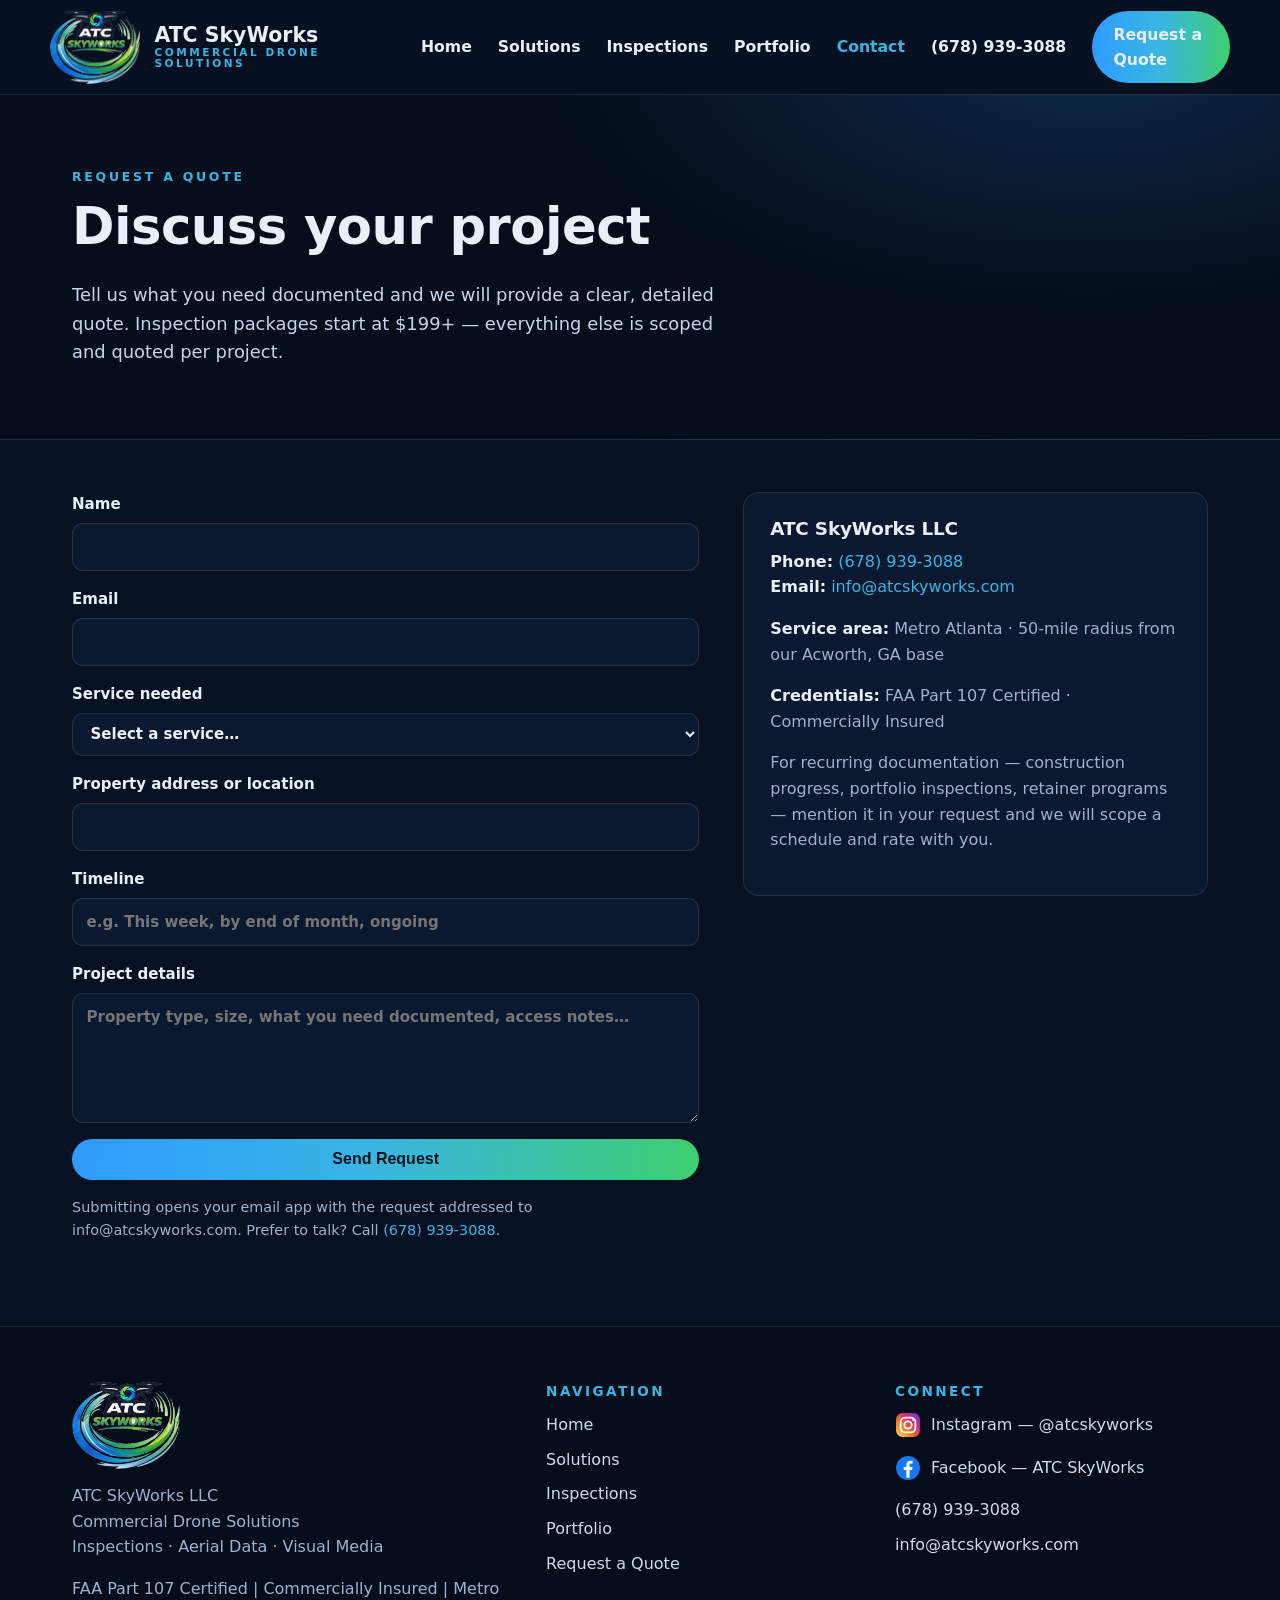
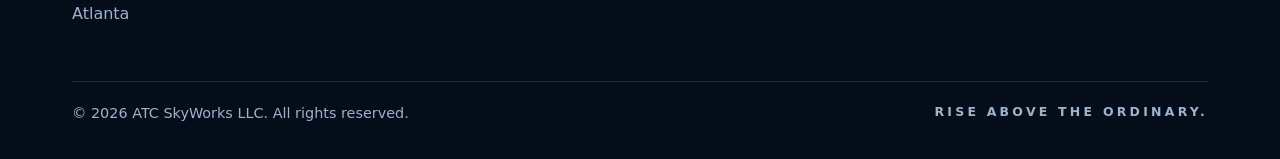
<file: contact.html>
<!DOCTYPE html>
<html lang="en">
<head>
<meta charset="UTF-8">
<meta name="viewport" content="width=device-width, initial-scale=1.0">
<title>Request a Quote | ATC SkyWorks</title>
<meta name="description" content="Request a quote from ATC SkyWorks — drone inspections, aerial data, construction documentation, and visual media across Metro Atlanta. Call (678) 939-3088 or send the project form.">
<link rel="icon" href="assets/logo/atc-logo.png">
<link rel="stylesheet" href="assets/css/styles.css">
</head>
<body>

<header class="site-header">
  <div class="wrap header-in">
    <a class="brand" href="index.html" aria-label="ATC SkyWorks home">
      <img src="assets/logo/atc-logo.png" alt="ATC SkyWorks logo">
      <span class="brand-name">ATC SkyWorks<span class="brand-sub">COMMERCIAL DRONE SOLUTIONS</span></span>
    </a>
    <button class="nav-toggle" aria-label="Open menu" aria-expanded="false">☰</button>
    <nav class="main-nav" aria-label="Main">
      <a href="index.html">Home</a>
      <a href="services.html">Solutions</a>
      <a href="inspections.html">Inspections</a>
      <a href="portfolio.html">Portfolio</a>
      <a href="contact.html" aria-current="page">Contact</a>
      <a class="header-phone" href="tel:+16789393088">(678) 939-3088</a>
      <a class="btn" href="contact.html">Request a Quote</a>
    </nav>
  </div>
</header>

<section class="page-hero">
  <div class="wrap">
    <p class="eyebrow">Request a Quote</p>
    <h1>Discuss your project</h1>
    <p class="lede">Tell us what you need documented and we will provide a clear, detailed quote. Inspection packages start at $199+ — everything else is scoped and quoted per project.</p>
  </div>
</section>

<section class="section" style="padding-top:52px">
  <div class="wrap form-grid">
    <form id="quote-form">
      <label>Name
        <input type="text" name="name" autocomplete="name" required>
      </label>
      <label>Email
        <input type="email" name="email" autocomplete="email" required>
      </label>
      <label>Service needed
        <select name="service" required>
          <option value="">Select a service…</option>
          <option>Roof / Property Inspection</option>
          <option>Aerial Data &amp; Mapping</option>
          <option>Construction Progress Documentation</option>
          <option>Real Estate / Commercial Property</option>
          <option>Visual Media &amp; Aerial Content</option>
          <option>Recurring / Retainer Documentation</option>
          <option>Something else</option>
        </select>
      </label>
      <label>Property address or location
        <input type="text" name="location" autocomplete="street-address">
      </label>
      <label>Timeline
        <input type="text" name="timeline" placeholder="e.g. This week, by end of month, ongoing">
      </label>
      <label>Project details
        <textarea name="details" placeholder="Property type, size, what you need documented, access notes…"></textarea>
      </label>
      <button class="btn" type="submit">Send Request</button>
      <p class="muted" style="font-size:.9rem;margin:0">Submitting opens your email app with the request addressed to info@atcskyworks.com. Prefer to talk? Call <a href="tel:+16789393088">(678) 939-3088</a>.</p>
    </form>

    <aside class="contact-card">
      <h3>ATC SkyWorks LLC</h3>
      <p><strong>Phone:</strong> <a href="tel:+16789393088">(678) 939-3088</a><br>
      <strong>Email:</strong> <a href="mailto:info@atcskyworks.com">info@atcskyworks.com</a></p>
      <p><strong>Service area:</strong> Metro Atlanta · 50-mile radius from our Acworth, GA base</p>
      <p><strong>Credentials:</strong> FAA Part 107 Certified · Commercially Insured</p>
      <p>For recurring documentation — construction progress, portfolio inspections, retainer programs — mention it in your request and we will scope a schedule and rate with you.</p>
    </aside>
  </div>
</section>

<footer class="site-footer">
  <div class="wrap">
    <div class="footer-grid">
      <div>
        <img src="assets/logo/atc-logo.png" alt="ATC SkyWorks logo">
        <p class="muted" style="max-width:340px">ATC SkyWorks LLC<br>Commercial Drone Solutions<br>Inspections · Aerial Data · Visual Media</p>
        <p class="muted">FAA Part 107 Certified | Commercially Insured | Metro Atlanta</p>
      </div>
      <div>
        <h4>Navigation</h4>
        <ul>
          <li><a href="index.html">Home</a></li>
          <li><a href="services.html">Solutions</a></li>
          <li><a href="inspections.html">Inspections</a></li>
          <li><a href="portfolio.html">Portfolio</a></li>
          <li><a href="contact.html">Request a Quote</a></li>
        </ul>
      </div>
      <div>
        <h4>Connect</h4>
        <ul>
          <li><a class="social-link" href="https://www.instagram.com/atcskyworks" target="_blank" rel="noopener" aria-label="ATC SkyWorks on Instagram"><svg class="social-icon" viewBox="0 0 24 24" aria-hidden="true" focusable="false"><defs><linearGradient id="ig-grad" x1="0%" y1="100%" x2="100%" y2="0%"><stop offset="0%" stop-color="#FEDA75"/><stop offset="35%" stop-color="#FA7E1E"/><stop offset="65%" stop-color="#D62976"/><stop offset="85%" stop-color="#962FBF"/><stop offset="100%" stop-color="#4F5BD5"/></linearGradient></defs><rect x="1" y="1" width="22" height="22" rx="6" fill="url(#ig-grad)"/><rect x="5.2" y="5.2" width="13.6" height="13.6" rx="4" fill="none" stroke="#fff" stroke-width="1.7"/><circle cx="12" cy="12" r="3.4" fill="none" stroke="#fff" stroke-width="1.7"/><circle cx="17" cy="7" r="1.25" fill="#fff"/></svg><span>Instagram — @atcskyworks</span></a></li>
          <li><a class="social-link" href="https://www.facebook.com/people/ATC-Sky-Works/61552527235093/" target="_blank" rel="noopener" aria-label="ATC SkyWorks on Facebook"><svg class="social-icon" viewBox="0 0 24 24" aria-hidden="true" focusable="false"><circle cx="12" cy="12" r="11" fill="#1877F2"/><path fill="#fff" d="M13.4 21v-7.2h2.42l.36-2.8H13.4V9.2c0-.81.23-1.36 1.39-1.36h1.49V5.35c-.26-.03-1.14-.11-2.16-.11-2.14 0-3.6 1.3-3.6 3.7V11H8.1v2.8h2.42V21h2.88z"/></svg><span>Facebook — ATC SkyWorks</span></a></li>
          <li><a href="tel:+16789393088">(678) 939-3088</a></li>
          <li><a href="mailto:info@atcskyworks.com">info@atcskyworks.com</a></li>
        </ul>
      </div>
    </div>
    <div class="footer-base">
      <span>© <span id="year">2026</span> ATC SkyWorks LLC. All rights reserved.</span>
      <span class="footer-tag">RISE ABOVE THE ORDINARY.</span>
    </div>
  </div>
</footer>

<script src="assets/js/main.js"></script>
</body>
</html>
</file>
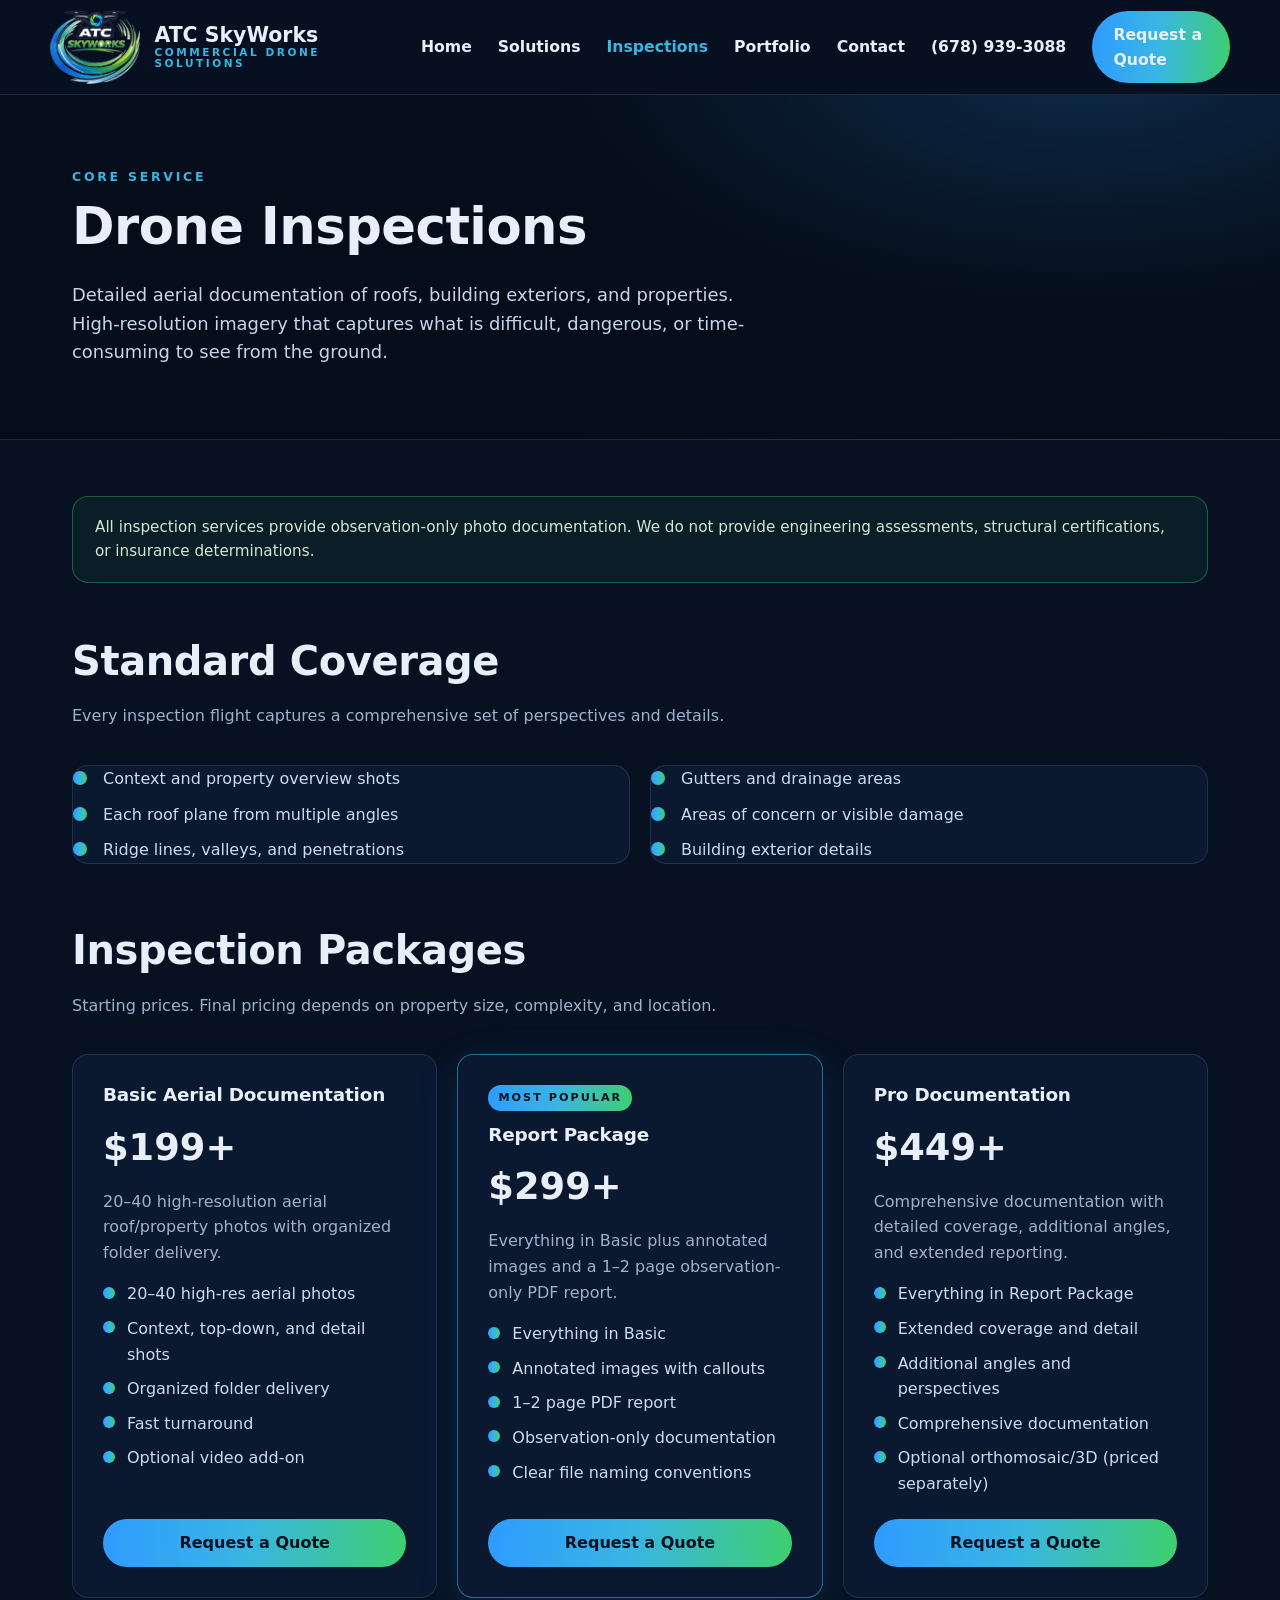
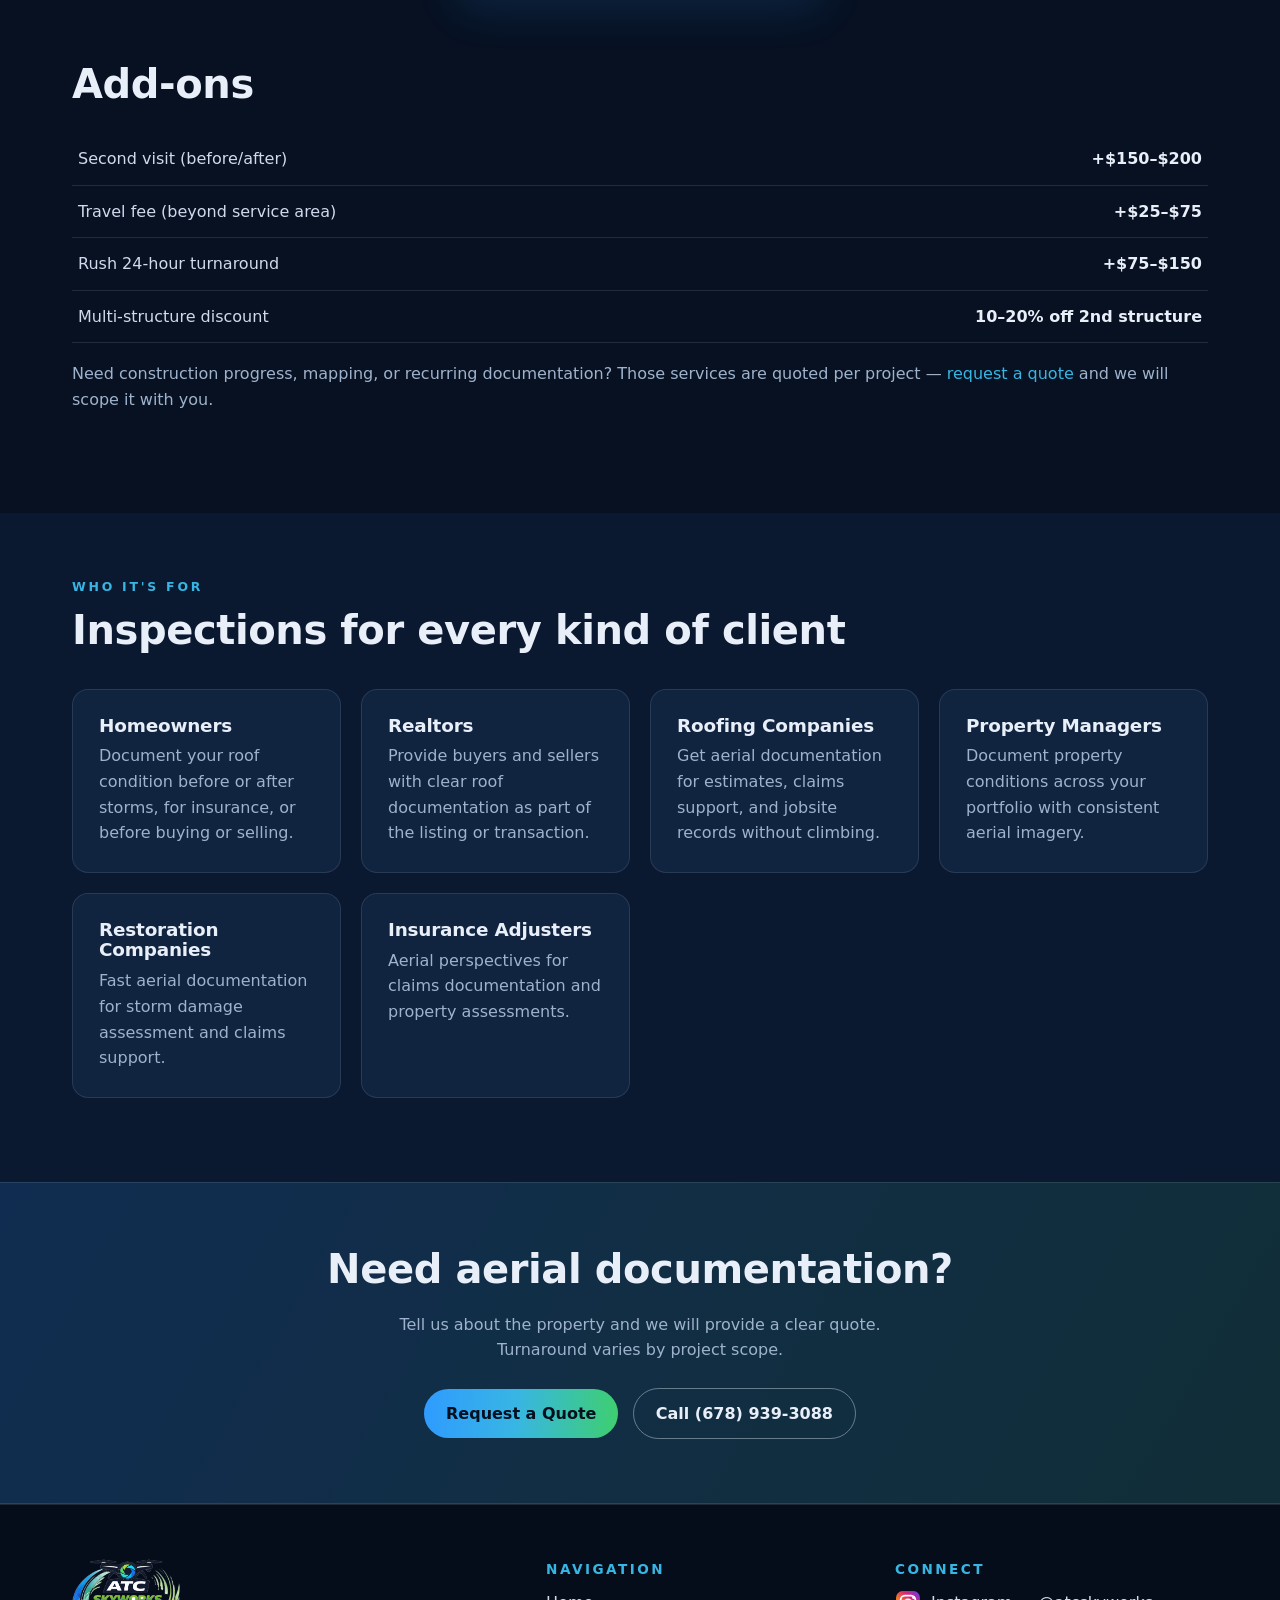
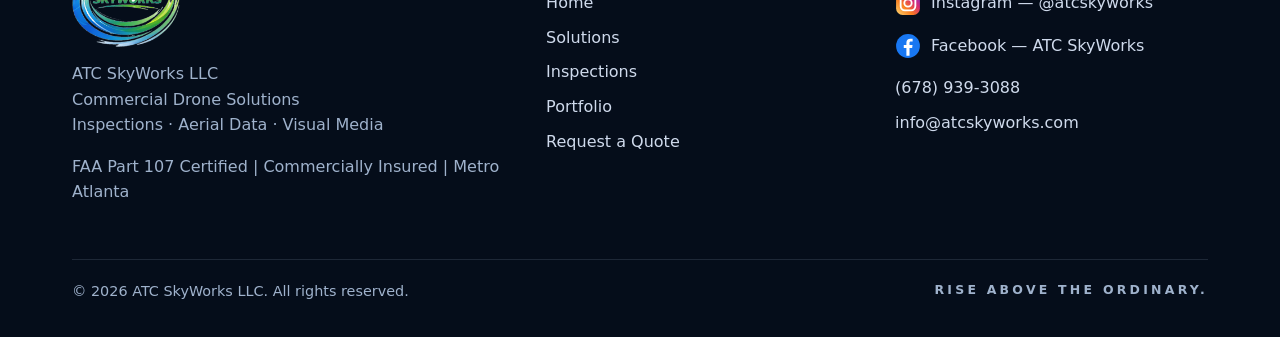
<file: inspections.html>
<!DOCTYPE html>
<html lang="en">
<head>
<meta charset="UTF-8">
<meta name="viewport" content="width=device-width, initial-scale=1.0">
<title>Drone Inspections | Roof &amp; Property Documentation · ATC SkyWorks</title>
<meta name="description" content="Aerial roof and property inspection documentation packages from ATC SkyWorks — Basic from $199+, Report from $299+, Pro from $449+. FAA Part 107 certified, commercially insured, Metro Atlanta.">
<link rel="icon" href="assets/logo/atc-logo.png">
<link rel="stylesheet" href="assets/css/styles.css">
</head>
<body>

<header class="site-header">
  <div class="wrap header-in">
    <a class="brand" href="index.html" aria-label="ATC SkyWorks home">
      <img src="assets/logo/atc-logo.png" alt="ATC SkyWorks logo">
      <span class="brand-name">ATC SkyWorks<span class="brand-sub">COMMERCIAL DRONE SOLUTIONS</span></span>
    </a>
    <button class="nav-toggle" aria-label="Open menu" aria-expanded="false">☰</button>
    <nav class="main-nav" aria-label="Main">
      <a href="index.html">Home</a>
      <a href="services.html">Solutions</a>
      <a href="inspections.html" aria-current="page">Inspections</a>
      <a href="portfolio.html">Portfolio</a>
      <a href="contact.html">Contact</a>
      <a class="header-phone" href="tel:+16789393088">(678) 939-3088</a>
      <a class="btn" href="contact.html">Request a Quote</a>
    </nav>
  </div>
</header>

<section class="page-hero">
  <div class="wrap">
    <p class="eyebrow">Core Service</p>
    <h1>Drone Inspections</h1>
    <p class="lede">Detailed aerial documentation of roofs, building exteriors, and properties. High-resolution imagery that captures what is difficult, dangerous, or time-consuming to see from the ground.</p>
  </div>
</section>

<section class="section" style="padding-top:56px">
  <div class="wrap">
    <div class="disclaimer">All inspection services provide observation-only photo documentation. We do not provide engineering assessments, structural certifications, or insurance determinations.</div>

    <h2 style="margin-top:56px">Standard Coverage</h2>
    <p class="muted">Every inspection flight captures a comprehensive set of perspectives and details.</p>
    <div class="cards" style="grid-template-columns:repeat(auto-fit,minmax(300px,1fr))">
      <ul class="checklist card" style="list-style:none">
        <li>Context and property overview shots</li>
        <li>Each roof plane from multiple angles</li>
        <li>Ridge lines, valleys, and penetrations</li>
      </ul>
      <ul class="checklist card" style="list-style:none">
        <li>Gutters and drainage areas</li>
        <li>Areas of concern or visible damage</li>
        <li>Building exterior details</li>
      </ul>
    </div>

    <h2 style="margin-top:64px">Inspection Packages</h2>
    <p class="muted">Starting prices. Final pricing depends on property size, complexity, and location.</p>
    <div class="pkg-grid">
      <article class="pkg">
        <h3>Basic Aerial Documentation</h3>
        <div class="price">$199+</div>
        <p class="muted">20–40 high-resolution aerial roof/property photos with organized folder delivery.</p>
        <ul>
          <li>20–40 high-res aerial photos</li>
          <li>Context, top-down, and detail shots</li>
          <li>Organized folder delivery</li>
          <li>Fast turnaround</li>
          <li>Optional video add-on</li>
        </ul>
        <a class="btn" href="contact.html">Request a Quote</a>
      </article>
      <article class="pkg popular">
        <span class="flag">MOST POPULAR</span>
        <h3>Report Package</h3>
        <div class="price">$299+</div>
        <p class="muted">Everything in Basic plus annotated images and a 1–2 page observation-only PDF report.</p>
        <ul>
          <li>Everything in Basic</li>
          <li>Annotated images with callouts</li>
          <li>1–2 page PDF report</li>
          <li>Observation-only documentation</li>
          <li>Clear file naming conventions</li>
        </ul>
        <a class="btn" href="contact.html">Request a Quote</a>
      </article>
      <article class="pkg">
        <h3>Pro Documentation</h3>
        <div class="price">$449+</div>
        <p class="muted">Comprehensive documentation with detailed coverage, additional angles, and extended reporting.</p>
        <ul>
          <li>Everything in Report Package</li>
          <li>Extended coverage and detail</li>
          <li>Additional angles and perspectives</li>
          <li>Comprehensive documentation</li>
          <li>Optional orthomosaic/3D (priced separately)</li>
        </ul>
        <a class="btn" href="contact.html">Request a Quote</a>
      </article>
    </div>

    <h2 style="margin-top:64px">Add-ons</h2>
    <table class="addons">
      <tr><td>Second visit (before/after)</td><td>+$150–$200</td></tr>
      <tr><td>Travel fee (beyond service area)</td><td>+$25–$75</td></tr>
      <tr><td>Rush 24-hour turnaround</td><td>+$75–$150</td></tr>
      <tr><td>Multi-structure discount</td><td>10–20% off 2nd structure</td></tr>
    </table>
    <p class="muted" style="margin-top:18px">Need construction progress, mapping, or recurring documentation? Those services are quoted per project — <a href="contact.html">request a quote</a> and we will scope it with you.</p>
  </div>
</section>

<section class="section alt" style="padding-top:64px">
  <div class="wrap">
    <p class="eyebrow">Who it's for</p>
    <h2>Inspections for every kind of client</h2>
    <div class="cards">
      <article class="card"><h3>Homeowners</h3><p>Document your roof condition before or after storms, for insurance, or before buying or selling.</p></article>
      <article class="card"><h3>Realtors</h3><p>Provide buyers and sellers with clear roof documentation as part of the listing or transaction.</p></article>
      <article class="card"><h3>Roofing Companies</h3><p>Get aerial documentation for estimates, claims support, and jobsite records without climbing.</p></article>
      <article class="card"><h3>Property Managers</h3><p>Document property conditions across your portfolio with consistent aerial imagery.</p></article>
      <article class="card"><h3>Restoration Companies</h3><p>Fast aerial documentation for storm damage assessment and claims support.</p></article>
      <article class="card"><h3>Insurance Adjusters</h3><p>Aerial perspectives for claims documentation and property assessments.</p></article>
    </div>
  </div>
</section>

<section class="cta-band">
  <div class="wrap">
    <h2>Need aerial documentation?</h2>
    <p>Tell us about the property and we will provide a clear quote. Turnaround varies by project scope.</p>
    <a class="btn" href="contact.html">Request a Quote</a>
    <a class="btn ghost" href="tel:+16789393088" style="margin-left:10px">Call (678) 939-3088</a>
  </div>
</section>

<footer class="site-footer">
  <div class="wrap">
    <div class="footer-grid">
      <div>
        <img src="assets/logo/atc-logo.png" alt="ATC SkyWorks logo">
        <p class="muted" style="max-width:340px">ATC SkyWorks LLC<br>Commercial Drone Solutions<br>Inspections · Aerial Data · Visual Media</p>
        <p class="muted">FAA Part 107 Certified | Commercially Insured | Metro Atlanta</p>
      </div>
      <div>
        <h4>Navigation</h4>
        <ul>
          <li><a href="index.html">Home</a></li>
          <li><a href="services.html">Solutions</a></li>
          <li><a href="inspections.html">Inspections</a></li>
          <li><a href="portfolio.html">Portfolio</a></li>
          <li><a href="contact.html">Request a Quote</a></li>
        </ul>
      </div>
      <div>
        <h4>Connect</h4>
        <ul>
          <li><a class="social-link" href="https://www.instagram.com/atcskyworks" target="_blank" rel="noopener" aria-label="ATC SkyWorks on Instagram"><svg class="social-icon" viewBox="0 0 24 24" aria-hidden="true" focusable="false"><defs><linearGradient id="ig-grad" x1="0%" y1="100%" x2="100%" y2="0%"><stop offset="0%" stop-color="#FEDA75"/><stop offset="35%" stop-color="#FA7E1E"/><stop offset="65%" stop-color="#D62976"/><stop offset="85%" stop-color="#962FBF"/><stop offset="100%" stop-color="#4F5BD5"/></linearGradient></defs><rect x="1" y="1" width="22" height="22" rx="6" fill="url(#ig-grad)"/><rect x="5.2" y="5.2" width="13.6" height="13.6" rx="4" fill="none" stroke="#fff" stroke-width="1.7"/><circle cx="12" cy="12" r="3.4" fill="none" stroke="#fff" stroke-width="1.7"/><circle cx="17" cy="7" r="1.25" fill="#fff"/></svg><span>Instagram — @atcskyworks</span></a></li>
          <li><a class="social-link" href="https://www.facebook.com/people/ATC-Sky-Works/61552527235093/" target="_blank" rel="noopener" aria-label="ATC SkyWorks on Facebook"><svg class="social-icon" viewBox="0 0 24 24" aria-hidden="true" focusable="false"><circle cx="12" cy="12" r="11" fill="#1877F2"/><path fill="#fff" d="M13.4 21v-7.2h2.42l.36-2.8H13.4V9.2c0-.81.23-1.36 1.39-1.36h1.49V5.35c-.26-.03-1.14-.11-2.16-.11-2.14 0-3.6 1.3-3.6 3.7V11H8.1v2.8h2.42V21h2.88z"/></svg><span>Facebook — ATC SkyWorks</span></a></li>
          <li><a href="tel:+16789393088">(678) 939-3088</a></li>
          <li><a href="mailto:info@atcskyworks.com">info@atcskyworks.com</a></li>
        </ul>
      </div>
    </div>
    <div class="footer-base">
      <span>© <span id="year">2026</span> ATC SkyWorks LLC. All rights reserved.</span>
      <span class="footer-tag">RISE ABOVE THE ORDINARY.</span>
    </div>
  </div>
</footer>

<script src="assets/js/main.js"></script>
</body>
</html>
</file>
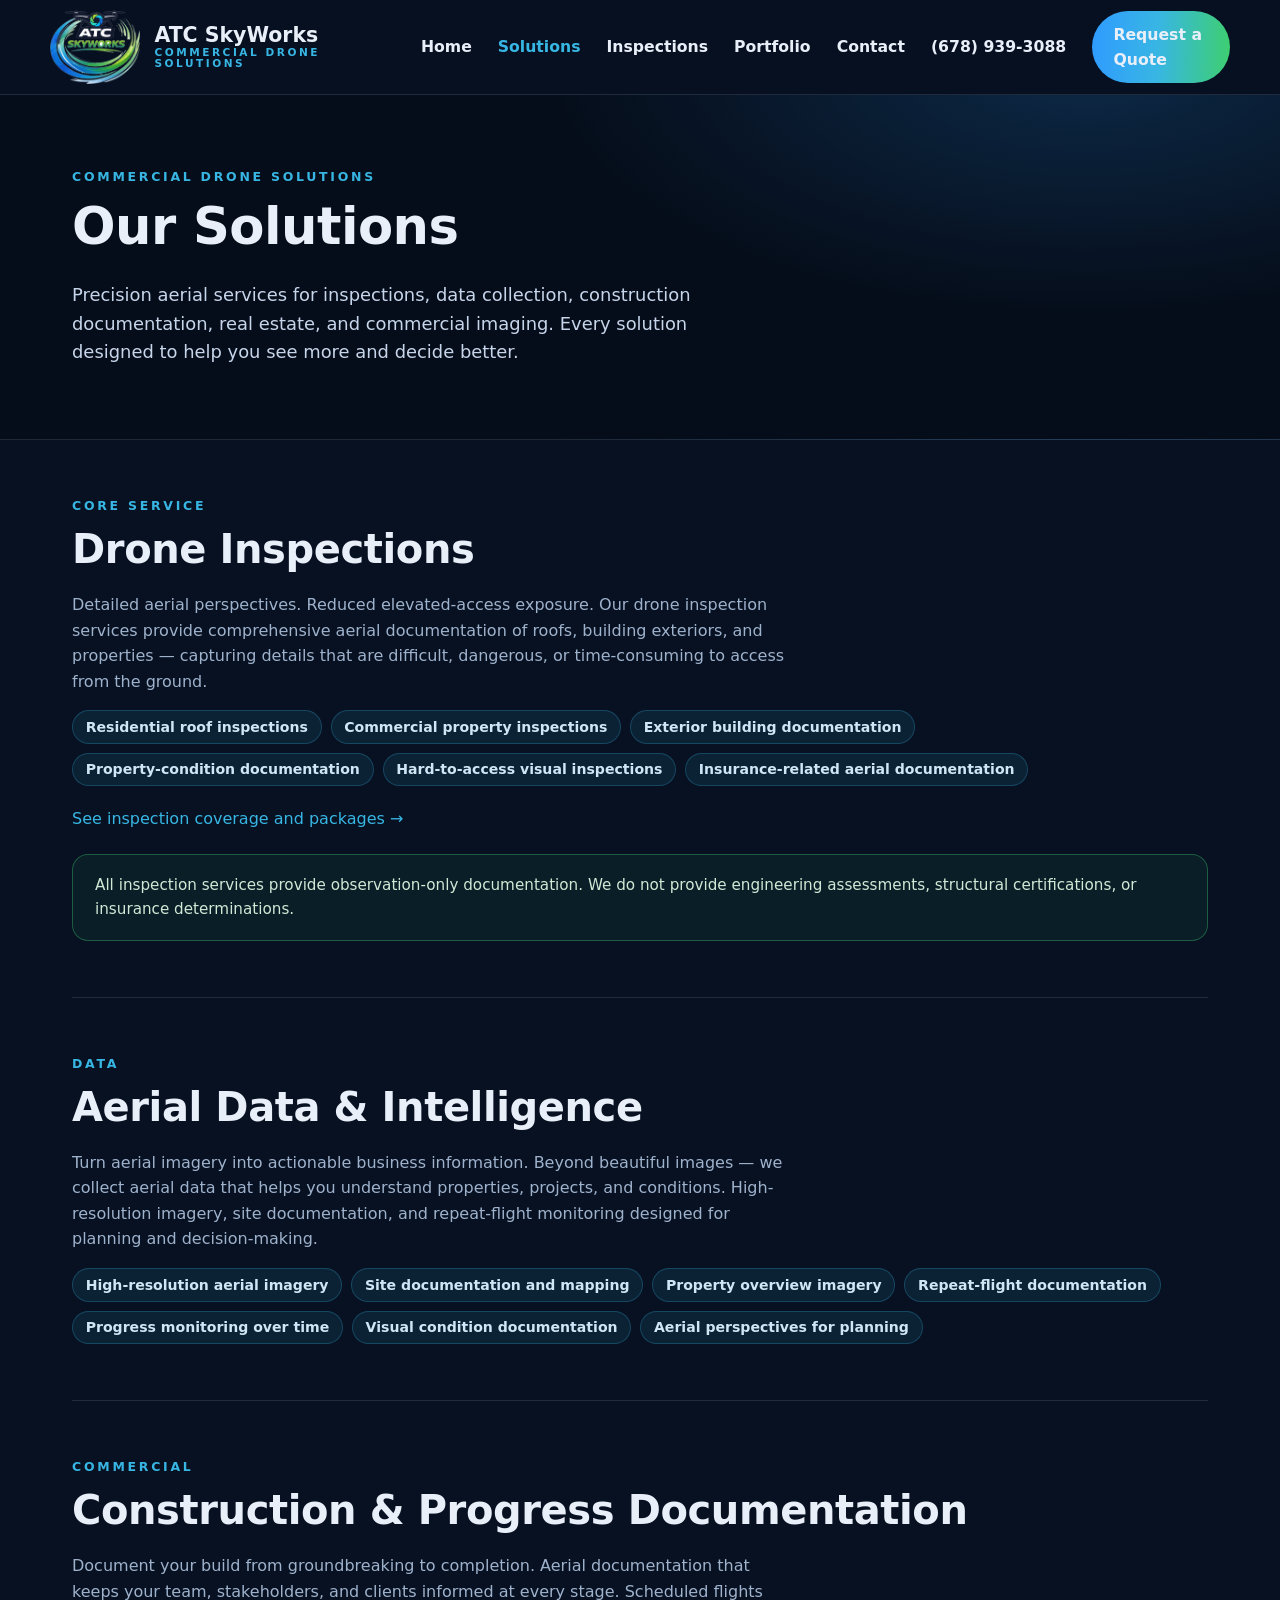
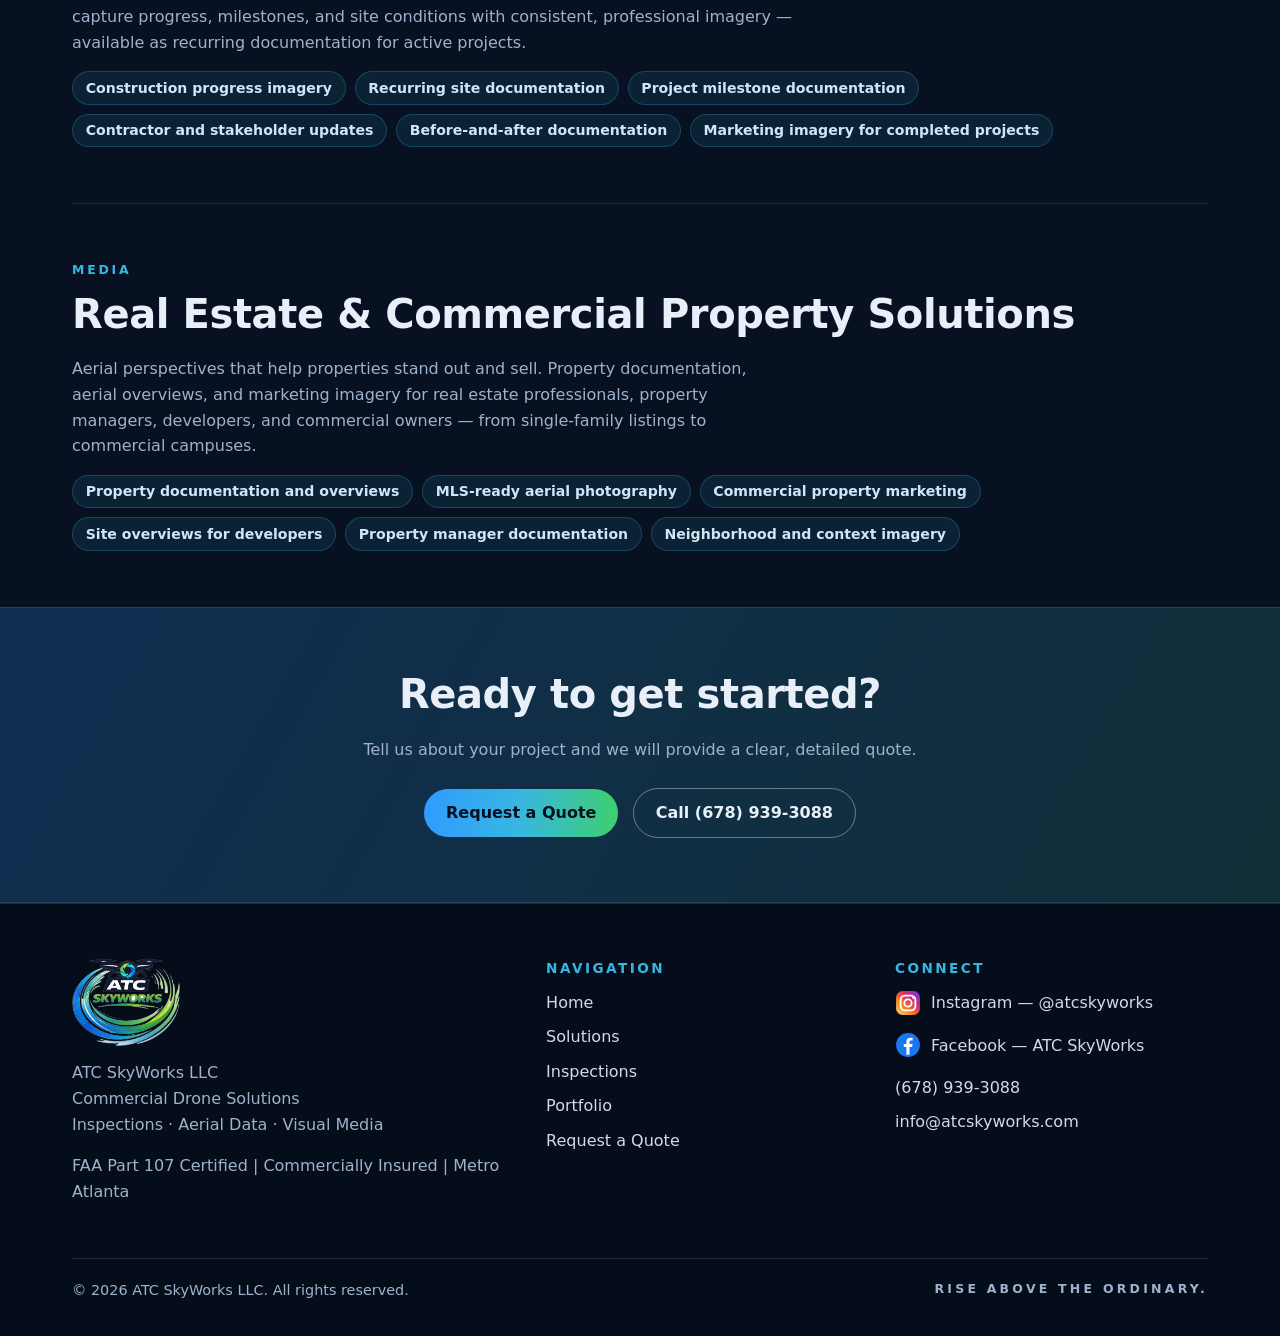
<file: services.html>
<!DOCTYPE html>
<html lang="en">
<head>
<meta charset="UTF-8">
<meta name="viewport" content="width=device-width, initial-scale=1.0">
<title>Commercial Drone Services | Inspections, Aerial Data &amp; Imaging · ATC SkyWorks</title>
<meta name="description" content="Drone inspections, aerial data and intelligence, construction progress documentation, real estate and commercial property solutions, and visual media from ATC SkyWorks — Metro Atlanta.">
<link rel="icon" href="assets/logo/atc-logo.png">
<link rel="stylesheet" href="assets/css/styles.css">
</head>
<body>

<header class="site-header">
  <div class="wrap header-in">
    <a class="brand" href="index.html" aria-label="ATC SkyWorks home">
      <img src="assets/logo/atc-logo.png" alt="ATC SkyWorks logo">
      <span class="brand-name">ATC SkyWorks<span class="brand-sub">COMMERCIAL DRONE SOLUTIONS</span></span>
    </a>
    <button class="nav-toggle" aria-label="Open menu" aria-expanded="false">☰</button>
    <nav class="main-nav" aria-label="Main">
      <a href="index.html">Home</a>
      <a href="services.html" aria-current="page">Solutions</a>
      <a href="inspections.html">Inspections</a>
      <a href="portfolio.html">Portfolio</a>
      <a href="contact.html">Contact</a>
      <a class="header-phone" href="tel:+16789393088">(678) 939-3088</a>
      <a class="btn" href="contact.html">Request a Quote</a>
    </nav>
  </div>
</header>

<section class="page-hero">
  <div class="wrap">
    <p class="eyebrow">Commercial Drone Solutions</p>
    <h1>Our Solutions</h1>
    <p class="lede">Precision aerial services for inspections, data collection, construction documentation, real estate, and commercial imaging. Every solution designed to help you see more and decide better.</p>
  </div>
</section>

<div class="wrap">

  <section class="svc" id="inspections">
    <p class="eyebrow">Core Service</p>
    <h2>Drone Inspections</h2>
    <p class="muted" style="max-width:720px">Detailed aerial perspectives. Reduced elevated-access exposure. Our drone inspection services provide comprehensive aerial documentation of roofs, building exteriors, and properties — capturing details that are difficult, dangerous, or time-consuming to access from the ground.</p>
    <div class="apps">
      <span>Residential roof inspections</span><span>Commercial property inspections</span><span>Exterior building documentation</span><span>Property-condition documentation</span><span>Hard-to-access visual inspections</span><span>Insurance-related aerial documentation</span>
    </div>
    <p style="margin-top:20px"><a href="inspections.html">See inspection coverage and packages →</a></p>
    <div class="disclaimer" style="margin-top:22px">All inspection services provide observation-only documentation. We do not provide engineering assessments, structural certifications, or insurance determinations.</div>
  </section>

  <section class="svc" id="aerial-data">
    <p class="eyebrow">Data</p>
    <h2>Aerial Data &amp; Intelligence</h2>
    <p class="muted" style="max-width:720px">Turn aerial imagery into actionable business information. Beyond beautiful images — we collect aerial data that helps you understand properties, projects, and conditions. High-resolution imagery, site documentation, and repeat-flight monitoring designed for planning and decision-making.</p>
    <div class="apps">
      <span>High-resolution aerial imagery</span><span>Site documentation and mapping</span><span>Property overview imagery</span><span>Repeat-flight documentation</span><span>Progress monitoring over time</span><span>Visual condition documentation</span><span>Aerial perspectives for planning</span>
    </div>
  </section>

  <section class="svc" id="construction">
    <p class="eyebrow">Commercial</p>
    <h2>Construction &amp; Progress Documentation</h2>
    <p class="muted" style="max-width:720px">Document your build from groundbreaking to completion. Aerial documentation that keeps your team, stakeholders, and clients informed at every stage. Scheduled flights capture progress, milestones, and site conditions with consistent, professional imagery — available as recurring documentation for active projects.</p>
    <div class="apps">
      <span>Construction progress imagery</span><span>Recurring site documentation</span><span>Project milestone documentation</span><span>Contractor and stakeholder updates</span><span>Before-and-after documentation</span><span>Marketing imagery for completed projects</span>
    </div>
  </section>

  <section class="svc" id="visual-media">
    <p class="eyebrow">Media</p>
    <h2>Real Estate &amp; Commercial Property Solutions</h2>
    <p class="muted" style="max-width:720px">Aerial perspectives that help properties stand out and sell. Property documentation, aerial overviews, and marketing imagery for real estate professionals, property managers, developers, and commercial owners — from single-family listings to commercial campuses.</p>
    <div class="apps">
      <span>Property documentation and overviews</span><span>MLS-ready aerial photography</span><span>Commercial property marketing</span><span>Site overviews for developers</span><span>Property manager documentation</span><span>Neighborhood and context imagery</span>
    </div>
  </section>

</div>

<section class="cta-band">
  <div class="wrap">
    <h2>Ready to get started?</h2>
    <p>Tell us about your project and we will provide a clear, detailed quote.</p>
    <a class="btn" href="contact.html">Request a Quote</a>
    <a class="btn ghost" href="tel:+16789393088" style="margin-left:10px">Call (678) 939-3088</a>
  </div>
</section>

<footer class="site-footer">
  <div class="wrap">
    <div class="footer-grid">
      <div>
        <img src="assets/logo/atc-logo.png" alt="ATC SkyWorks logo">
        <p class="muted" style="max-width:340px">ATC SkyWorks LLC<br>Commercial Drone Solutions<br>Inspections · Aerial Data · Visual Media</p>
        <p class="muted">FAA Part 107 Certified | Commercially Insured | Metro Atlanta</p>
      </div>
      <div>
        <h4>Navigation</h4>
        <ul>
          <li><a href="index.html">Home</a></li>
          <li><a href="services.html">Solutions</a></li>
          <li><a href="inspections.html">Inspections</a></li>
          <li><a href="portfolio.html">Portfolio</a></li>
          <li><a href="contact.html">Request a Quote</a></li>
        </ul>
      </div>
      <div>
        <h4>Connect</h4>
        <ul>
          <li><a class="social-link" href="https://www.instagram.com/atcskyworks" target="_blank" rel="noopener" aria-label="ATC SkyWorks on Instagram"><svg class="social-icon" viewBox="0 0 24 24" aria-hidden="true" focusable="false"><defs><linearGradient id="ig-grad" x1="0%" y1="100%" x2="100%" y2="0%"><stop offset="0%" stop-color="#FEDA75"/><stop offset="35%" stop-color="#FA7E1E"/><stop offset="65%" stop-color="#D62976"/><stop offset="85%" stop-color="#962FBF"/><stop offset="100%" stop-color="#4F5BD5"/></linearGradient></defs><rect x="1" y="1" width="22" height="22" rx="6" fill="url(#ig-grad)"/><rect x="5.2" y="5.2" width="13.6" height="13.6" rx="4" fill="none" stroke="#fff" stroke-width="1.7"/><circle cx="12" cy="12" r="3.4" fill="none" stroke="#fff" stroke-width="1.7"/><circle cx="17" cy="7" r="1.25" fill="#fff"/></svg><span>Instagram — @atcskyworks</span></a></li>
          <li><a class="social-link" href="https://www.facebook.com/people/ATC-Sky-Works/61552527235093/" target="_blank" rel="noopener" aria-label="ATC SkyWorks on Facebook"><svg class="social-icon" viewBox="0 0 24 24" aria-hidden="true" focusable="false"><circle cx="12" cy="12" r="11" fill="#1877F2"/><path fill="#fff" d="M13.4 21v-7.2h2.42l.36-2.8H13.4V9.2c0-.81.23-1.36 1.39-1.36h1.49V5.35c-.26-.03-1.14-.11-2.16-.11-2.14 0-3.6 1.3-3.6 3.7V11H8.1v2.8h2.42V21h2.88z"/></svg><span>Facebook — ATC SkyWorks</span></a></li>
          <li><a href="tel:+16789393088">(678) 939-3088</a></li>
          <li><a href="mailto:info@atcskyworks.com">info@atcskyworks.com</a></li>
        </ul>
      </div>
    </div>
    <div class="footer-base">
      <span>© <span id="year">2026</span> ATC SkyWorks LLC. All rights reserved.</span>
      <span class="footer-tag">RISE ABOVE THE ORDINARY.</span>
    </div>
  </div>
</footer>

<script src="assets/js/main.js"></script>
</body>
</html>
</file>
<file: assets/css/styles.css>
/* ATC SkyWorks — site styles
   Palette drawn from the ATC logo: deep navy, sky blue, signal green. */
:root{
  --navy-950:#050d1a;
  --navy-900:#071122;
  --navy-800:#0a1830;
  --navy-700:#10233f;
  --line:rgba(159,178,204,.16);
  --text:#e9eff8;
  --muted:#9fb2cc;
  --blue:#2f9bff;
  --cyan:#38b6e3;
  --green:#3ecf6f;
  --grad:linear-gradient(92deg,var(--blue),var(--cyan) 48%,var(--green));
  --radius:16px;
  --max:1180px;
  --font:"Avenir Next","Segoe UI",system-ui,-apple-system,Roboto,"Helvetica Neue",Arial,sans-serif;
}
*{box-sizing:border-box}
html{scroll-behavior:smooth}
body{margin:0;font-family:var(--font);background:var(--navy-900);color:var(--text);line-height:1.6;-webkit-font-smoothing:antialiased}
img{max-width:100%;display:block}
a{color:var(--cyan);text-decoration:none}
a:hover{text-decoration:underline}
.wrap{max-width:var(--max);margin:0 auto;padding:0 22px}
h1,h2,h3{line-height:1.12;margin:0 0 .5em;font-weight:800;letter-spacing:-.01em}
h2{font-size:clamp(1.7rem,3.4vw,2.5rem)}
h3{font-size:1.15rem}
p{margin:0 0 1em}
.muted{color:var(--muted)}
.eyebrow{text-transform:uppercase;letter-spacing:.22em;font-size:.78rem;font-weight:700;color:var(--cyan);margin-bottom:.9em}
.grad-text{background:var(--grad);-webkit-background-clip:text;background-clip:text;color:transparent}

/* ---------- header ---------- */
.site-header{position:sticky;top:0;z-index:50;background:rgba(7,17,34,.88);backdrop-filter:blur(10px);border-bottom:1px solid var(--line)}
.header-in{display:flex;align-items:center;gap:26px;padding:10px 0}
.brand{display:flex;align-items:center;gap:14px;text-decoration:none}
.brand:hover{text-decoration:none}
.brand img{height:74px;width:auto} /* logo, deliberately large */
.brand-name{font-weight:800;font-size:1.28rem;color:var(--text);line-height:1.05}
.brand-sub{display:block;font-size:.66rem;letter-spacing:.24em;color:var(--cyan);font-weight:700}
.main-nav{margin-left:auto;display:flex;gap:26px;align-items:center}
.main-nav a{color:var(--text);font-weight:600;font-size:.98rem}
.main-nav a[aria-current="page"]{color:var(--cyan)}
.header-phone{font-weight:700;color:var(--text);white-space:nowrap}
.btn{display:inline-block;background:var(--grad);color:#04101f;font-weight:800;padding:.72em 1.35em;border-radius:999px;border:0;cursor:pointer;font-size:1rem}
.btn:hover{text-decoration:none;filter:brightness(1.07)}
.btn.ghost{background:transparent;color:var(--text);border:1px solid rgba(233,239,248,.4)}
.nav-toggle{display:none;margin-left:auto;background:none;border:1px solid var(--line);border-radius:10px;color:var(--text);padding:8px 12px;font-size:1.05rem;cursor:pointer}
@media (max-width:900px){
  .brand img{height:58px}
  .header-phone{display:none}
  .nav-toggle{display:block}
  .main-nav{display:none;position:absolute;left:0;right:0;top:100%;flex-direction:column;align-items:flex-start;gap:0;background:var(--navy-800);border-bottom:1px solid var(--line);padding:10px 22px 18px}
  .main-nav.open{display:flex}
  .main-nav a{padding:10px 0;width:100%}
}

/* ---------- hero ---------- */
.hero{position:relative;overflow:hidden;background:
  radial-gradient(1100px 520px at 85% -10%,rgba(47,155,255,.25),transparent 60%),
  radial-gradient(900px 500px at 8% 110%,rgba(62,207,111,.14),transparent 55%),
  var(--navy-950)}
.hero-video{position:absolute;inset:0;width:100%;height:100%;object-fit:cover;opacity:.58}
.hero-shade{position:absolute;inset:0;background:linear-gradient(180deg,rgba(5,13,26,.42),rgba(5,13,26,.64) 70%,var(--navy-900))}
.hero-in{position:relative;padding:104px 0 96px;max-width:820px}
.badge{display:inline-flex;align-items:center;gap:9px;border:1px solid var(--line);background:rgba(10,24,48,.6);border-radius:999px;padding:.45em 1.05em;font-size:.8rem;letter-spacing:.14em;font-weight:700;color:var(--text)}
.badge .dot{width:9px;height:9px;border-radius:50%;background:var(--green);box-shadow:0 0 0 4px rgba(62,207,111,.18)}
.hero h1{font-size:clamp(2.6rem,6.4vw,4.6rem);margin:.55em 0 .35em}
/* Imagery inside the headline word — the "masked" treatment.
   Baseline fill is the hero poster frame; when the flight video can play,
   main.js adds .video-on and the live footage replaces the still inside the word. */
.mask-word{background-image:url("../img/hero-poster.jpg"),var(--grad);background-size:cover;background-position:center;
  -webkit-background-clip:text;background-clip:text;color:transparent;
  animation:maskpan 26s ease-in-out infinite alternate}
@keyframes maskpan{from{background-position:50% 38%}to{background-position:50% 62%}}
.mask-wrap{position:relative;display:inline-block}
.mask-video{position:absolute;inset:0;width:100%;height:100%;object-fit:cover;opacity:0;pointer-events:none;
  -webkit-mask-image:url("data:image/svg+xml,%3Csvg xmlns='http://www.w3.org/2000/svg' viewBox='0 0 600 112'%3E%3Ctext x='300' y='86' text-anchor='middle' font-family='Avenir Next,Segoe UI,system-ui,-apple-system,Roboto,Helvetica Neue,Arial,sans-serif' font-size='100' font-weight='800' letter-spacing='-1' textLength='596' lengthAdjust='spacingAndGlyphs' fill='%23fff'%3EIntelligence%3C/text%3E%3C/svg%3E");
  mask-image:url("data:image/svg+xml,%3Csvg xmlns='http://www.w3.org/2000/svg' viewBox='0 0 600 112'%3E%3Ctext x='300' y='86' text-anchor='middle' font-family='Avenir Next,Segoe UI,system-ui,-apple-system,Roboto,Helvetica Neue,Arial,sans-serif' font-size='100' font-weight='800' letter-spacing='-1' textLength='596' lengthAdjust='spacingAndGlyphs' fill='%23fff'%3EIntelligence%3C/text%3E%3C/svg%3E");
  -webkit-mask-size:100% 100%;mask-size:100% 100%;-webkit-mask-repeat:no-repeat;mask-repeat:no-repeat}
.mask-wrap.video-on .mask-video{opacity:1}
.mask-wrap.video-on .mask-word{background:none;color:transparent;animation:none}
.hero .lede{font-size:1.18rem;color:#c7d5ea;max-width:620px}
.hero .tagline{letter-spacing:.3em;font-size:.8rem;color:var(--muted);font-weight:700;margin:1.6em 0 2em}
.hero-cta{display:flex;gap:14px;flex-wrap:wrap}

/* ---------- sections ---------- */
.section{padding:84px 0}
.section.alt{background:var(--navy-800)}
.cards{display:grid;grid-template-columns:repeat(auto-fit,minmax(240px,1fr));gap:20px;margin-top:36px}
.card{background:var(--navy-800);border:1px solid var(--line);border-radius:var(--radius);padding:26px}
.section.alt .card{background:var(--navy-700)}
.card h3{margin-bottom:.4em}
.card p{color:var(--muted);margin:0}
.card .kicker{font-size:.72rem;letter-spacing:.2em;text-transform:uppercase;color:var(--green);font-weight:800;margin-bottom:.8em}
.split{display:grid;grid-template-columns:1fr 1fr;gap:44px;align-items:start}
@media (max-width:860px){.split{grid-template-columns:1fr}}
.checklist{list-style:none;padding:0;margin:0;display:grid;gap:10px}
.checklist li{padding-left:30px;position:relative;color:#cfdaec}
.checklist li::before{content:"";position:absolute;left:0;top:.32em;width:14px;height:14px;border-radius:50%;background:var(--grad)}
.values{display:flex;flex-wrap:wrap;gap:10px;margin-top:18px}
.values span{border:1px solid var(--line);border-radius:999px;padding:.4em 1em;font-weight:700;font-size:.9rem;color:#cfdaec}
.steps{display:grid;grid-template-columns:repeat(auto-fit,minmax(230px,1fr));gap:20px;margin-top:36px}
.step{border:1px solid var(--line);border-radius:var(--radius);padding:26px;background:rgba(10,24,48,.45)}
.step .num{font-size:2rem;font-weight:800;background:var(--grad);-webkit-background-clip:text;background-clip:text;color:transparent}
.cta-band{background:linear-gradient(120deg,rgba(47,155,255,.16),rgba(62,207,111,.12)),var(--navy-800);border-top:1px solid var(--line);border-bottom:1px solid var(--line);padding:64px 0;text-align:center}
.cta-band p{color:var(--muted);max-width:560px;margin:0 auto 1.6em}

/* ---------- page hero (interior pages) ---------- */
.page-hero{padding:72px 0 54px;background:
  radial-gradient(900px 420px at 85% -10%,rgba(47,155,255,.2),transparent 60%),var(--navy-950);border-bottom:1px solid var(--line)}
.page-hero h1{font-size:clamp(2rem,4.6vw,3.2rem)}
.page-hero .lede{color:#c7d5ea;font-size:1.12rem;max-width:680px}

/* ---------- services ---------- */
.svc{padding:56px 0;border-bottom:1px solid var(--line)}
.svc:last-of-type{border-bottom:0}
.apps{display:flex;flex-wrap:wrap;gap:9px;margin-top:14px}
.apps span{background:rgba(56,182,227,.1);border:1px solid rgba(56,182,227,.25);color:#cfe6f5;border-radius:999px;padding:.32em .9em;font-size:.88rem;font-weight:600}
.disclaimer{border:1px solid rgba(62,207,111,.35);background:rgba(62,207,111,.07);border-radius:var(--radius);padding:18px 22px;color:#cfe9d6;font-size:.95rem}

/* ---------- packages ---------- */
.pkg-grid{display:grid;grid-template-columns:repeat(auto-fit,minmax(260px,1fr));gap:20px;margin-top:36px}
.pkg{background:var(--navy-800);border:1px solid var(--line);border-radius:var(--radius);padding:30px;display:flex;flex-direction:column}
.pkg.popular{border-color:rgba(56,182,227,.55);box-shadow:0 12px 44px rgba(47,155,255,.14)}
.pkg .flag{align-self:flex-start;font-size:.7rem;letter-spacing:.18em;font-weight:800;color:#04101f;background:var(--grad);border-radius:999px;padding:.35em .9em;margin-bottom:14px}
.pkg .price{font-size:2.3rem;font-weight:800;margin:.1em 0 .3em}
.pkg ul{list-style:none;padding:0;margin:0 0 22px;display:grid;gap:9px;color:#cfdaec}
.pkg ul li{padding-left:24px;position:relative}
.pkg ul li::before{content:"";position:absolute;left:0;top:.34em;width:12px;height:12px;border-radius:50%;background:var(--grad)}
.pkg .btn{margin-top:auto;text-align:center}
.addons{width:100%;border-collapse:collapse;margin-top:26px}
.addons td{padding:13px 6px;border-bottom:1px solid var(--line);color:#cfdaec}
.addons td:last-child{text-align:right;font-weight:800;color:var(--text);white-space:nowrap}

/* ---------- portfolio ---------- */
.filters{display:flex;flex-wrap:wrap;gap:10px;margin:30px 0 26px}
.filters button{border:1px solid var(--line);background:transparent;color:var(--text);border-radius:999px;padding:.5em 1.15em;font-weight:700;cursor:pointer;font-size:.95rem}
.filters button[aria-pressed="true"]{background:var(--grad);color:#04101f;border-color:transparent}
.pf-grid{display:grid;grid-template-columns:repeat(auto-fill,minmax(300px,1fr));gap:20px}
.pf-item{border:1px solid var(--line);border-radius:var(--radius);overflow:hidden;background:var(--navy-800)}
.pf-media{aspect-ratio:16/10;background:
  radial-gradient(600px 300px at 80% 0%,rgba(47,155,255,.28),transparent 60%),
  radial-gradient(500px 260px at 10% 100%,rgba(62,207,111,.18),transparent 55%),var(--navy-700);
  display:flex;align-items:center;justify-content:center}
.pf-media{overflow:hidden}
.pf-media img.photo{width:100%;height:100%;object-fit:cover;cursor:zoom-in;transition:transform .45s ease}
.pf-item:hover .pf-media img.photo{transform:scale(1.06)}
/* ---------- lightbox ---------- */
.lightbox{position:fixed;inset:0;z-index:200;background:rgba(3,8,16,.93);display:none;align-items:center;justify-content:center;flex-direction:column;padding:22px}
.lightbox.open{display:flex}
.lightbox img{max-width:94vw;max-height:80vh;object-fit:contain;border-radius:10px;box-shadow:0 24px 70px rgba(0,0,0,.6)}
.lightbox .lb-cap{color:#e8eef4;text-align:center;margin-top:16px;max-width:760px}
.lightbox .lb-cap strong{display:block;font-size:1.08rem;margin-bottom:3px}
.lightbox .lb-cap span{color:#a9b8c4;font-size:.94rem}
.lightbox button{position:absolute;background:rgba(255,255,255,.1);border:1px solid rgba(255,255,255,.28);color:#fff;border-radius:999px;cursor:pointer;line-height:1}
.lightbox button:hover{background:rgba(255,255,255,.22)}
.lb-close{top:18px;right:18px;width:44px;height:44px;font-size:1.25rem}
.lb-prev,.lb-next{top:50%;transform:translateY(-50%);width:46px;height:46px;font-size:1.5rem}
.lb-prev{left:14px}.lb-next{right:14px}
.lb-count{position:absolute;bottom:16px;right:20px;color:#a9b8c4;font-size:.85rem}
.pf-media .ph-logo{width:92px;opacity:.9}
.pf-body{padding:20px 22px 24px}
.pf-body .cat{font-size:.7rem;letter-spacing:.2em;text-transform:uppercase;color:var(--green);font-weight:800}
.pf-body h3{margin:.45em 0 .3em}
.pf-body p{color:var(--muted);margin:0;font-size:.96rem}

/* ---------- contact ---------- */
.form-grid{display:grid;grid-template-columns:1.35fr 1fr;gap:44px;align-items:start}
@media (max-width:860px){.form-grid{grid-template-columns:1fr}}
form{display:grid;gap:16px}
label{font-weight:700;font-size:.94rem;display:grid;gap:7px}
input,select,textarea{font:inherit;color:var(--text);background:var(--navy-800);border:1px solid var(--line);border-radius:11px;padding:.72em .9em;width:100%}
textarea{min-height:130px;resize:vertical}
input:focus,select:focus,textarea:focus{outline:2px solid var(--blue);outline-offset:1px}
.contact-card{background:var(--navy-800);border:1px solid var(--line);border-radius:var(--radius);padding:26px}
.contact-card p{color:var(--muted)}
.contact-card strong{color:var(--text)}

/* ---------- footer ---------- */
.site-footer{border-top:1px solid var(--line);background:var(--navy-950);padding:54px 0 34px;margin-top:0}
.footer-grid{display:grid;grid-template-columns:1.4fr 1fr 1fr;gap:36px}
@media (max-width:860px){.footer-grid{grid-template-columns:1fr}}
.site-footer img{height:88px;width:auto;margin-bottom:14px} /* footer logo, larger still */
.site-footer h4{margin:0 0 .7em;font-size:.85rem;letter-spacing:.18em;text-transform:uppercase;color:var(--cyan)}
.site-footer ul{list-style:none;padding:0;margin:0;display:grid;gap:9px}
.site-footer a{color:#cfdaec}
.footer-base{border-top:1px solid var(--line);margin-top:38px;padding-top:20px;display:flex;justify-content:space-between;gap:14px;flex-wrap:wrap;color:var(--muted);font-size:.9rem}
.footer-tag{letter-spacing:.26em;font-weight:700;font-size:.78rem}

.social-link{display:inline-flex;align-items:center;gap:10px}
.social-link .social-icon{width:26px;height:26px;flex:none;display:block}
.social-link:hover span{text-decoration:underline}
</file>
